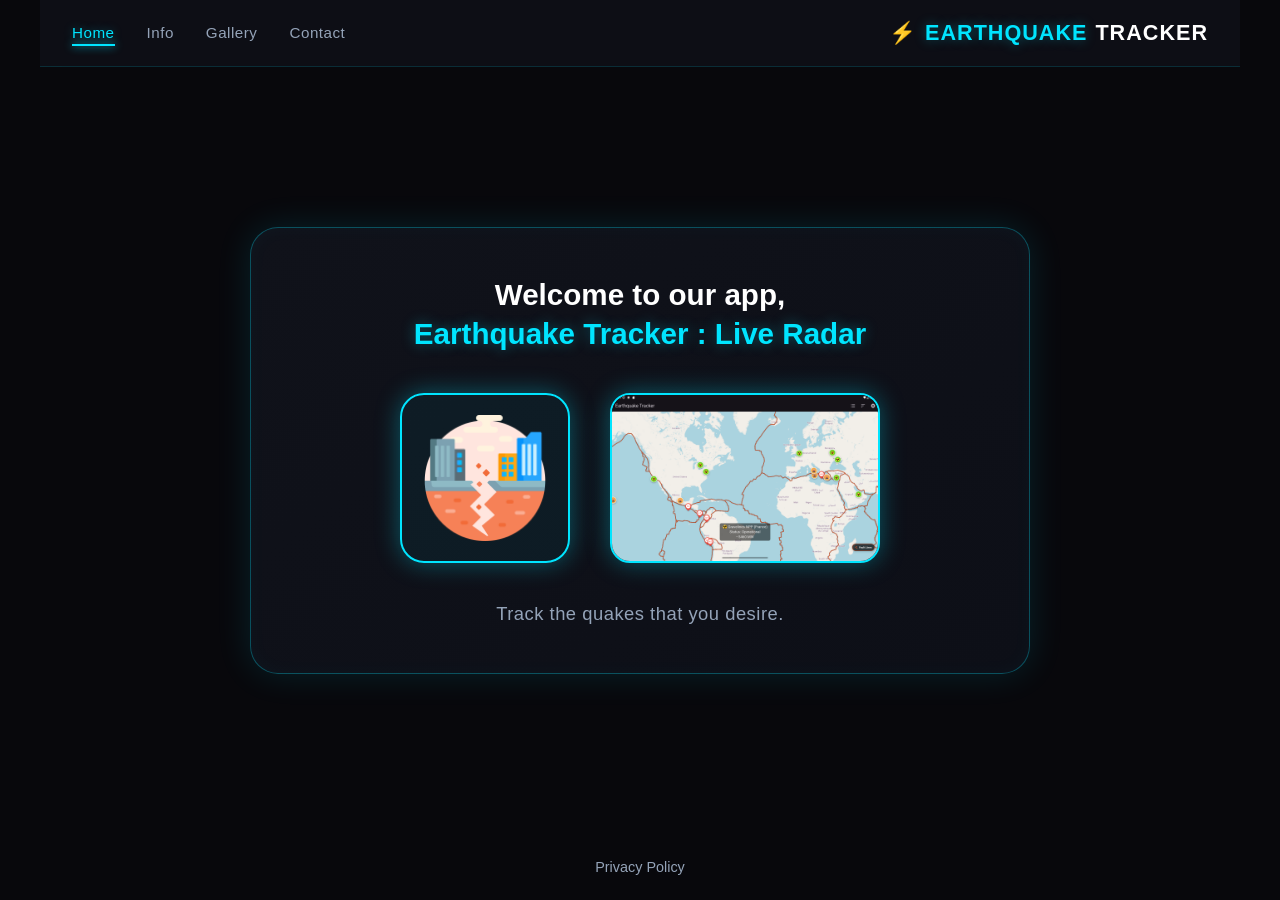
<file: index.html>
<!DOCTYPE html>
<html lang="en">
<head>
    <meta charset="UTF-8">
    <meta name="viewport" content="width=device-width, initial-scale=1.0">
    <title>Earthquake Tracker - Live Radar</title>
    <link rel="stylesheet" href="styling/styles-home.css">
</head>
<body>

    <!-- Modernized Electric Navbar -->
    <nav class="navbar">
        <ul class="nav-links">
            <li><a href="#home" class="active">Home</a></li>
            <li><a href="info.html">Info</a></li>
            <li><a href="gallery.html">Gallery</a></li>
            <li><a href="contact.html">Contact</a></li>
        </ul>
        <div class="brand-logo">
            ⚡ <span>Earthquake</span> Tracker
        </div>
    </nav>

    <!-- Main Showcase Section -->
    <main>
        <!-- Centered Rounded Frame -->
        <div class="showcase-frame">
            <!-- 1. Top Column Welcome Message -->
            <h1 class="primary-message">
                Welcome to our app,<br>
                <span class="highlight">Earthquake Tracker : Live Radar</span>
            </h1>

            <!-- 2. Row with Icon Badge & Mobile Screenshot -->
            <div class="showcase-row">
                <!-- Icon Badge -->
                <div class="icon-badge">
                    <img src="images/earthquake.png" alt="App Icon Badge" class="badge-image" onerror="this.src='earthquake.png'">
                </div>

                <!-- Tab Screenshot -->
                <div class="mobile-screenshot-wrapper">
                    <img src="images/tab_nuclear_power_plant.png" alt="Mobile App Screenshot" class="mobile-screenshot" onerror="this.src='tab_nuclear_power_plant.png'">
                </div>
            </div>

            <!-- 3. Bottom Column Message -->
            <p class="sub-message">Track the quakes that you desire.</p>
        </div>

    </main>


    <!-- Centered Privacy Policy Outside The Frame -->
    <footer>
        <a href="privacy-policy.html" class="privacy-link">Privacy Policy</a>
    </footer>

</body>
</html>
</file>
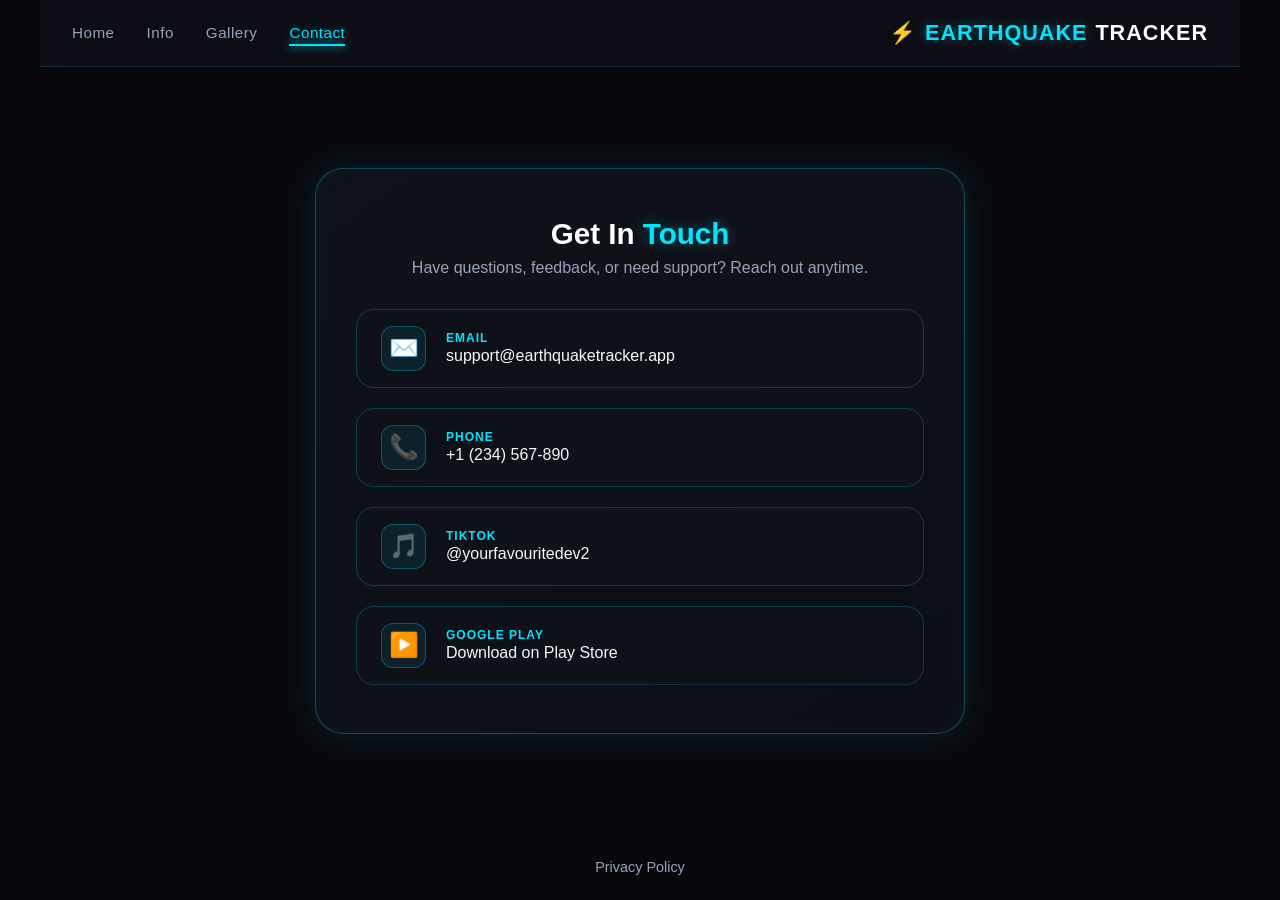
<file: contact.html>
<!DOCTYPE html>
<html lang="en">
<head>
    <meta charset="UTF-8">
    <meta name="viewport" content="width=device-width, initial-scale=1.0">
    <title>Contact - Earthquake Tracker</title>
    <link rel="stylesheet" href="styling/styles-contact.css">
</head>
<body>

    <!-- Modernized Electric Navbar -->
    <nav class="navbar">
        <ul class="nav-links">
            <li><a href="index.html">Home</a></li>
            <li><a href="info.html">Info</a></li>
            <li><a href="gallery.html">Gallery</a></li>
            <li><a href="contact.html" class="active">Contact</a></li>
        </ul>
       <div class="brand-logo">
            ⚡ <span>Earthquake</span> Tracker
        </div>
    </nav>

    <!-- Main Content: Centered Contact Frame -->
    <main>
        <section id="contact" class="contact-frame">
            <h2 class="contact-title">Get In <span class="highlight">Touch</span></h2>
            <p class="contact-subtitle">Have questions, feedback, or need support? Reach out anytime.</p>

            <ul class="contact-list">
                <!-- 1. Email -->
                <li class="contact-item">
                    <span class="contact-icon">✉️</span>
                    <div class="contact-details">
                        <span class="contact-label">Email</span>
                        <a href="mailto:support@earthquaketracker.app" class="contact-value">support@earthquaketracker.app</a>
                    </div>
                </li>

                <!-- 2. Phone -->
                <li class="contact-item">
                    <span class="contact-icon">📞</span>
                    <div class="contact-details">
                        <span class="contact-label">Phone</span>
                        <a href="tel:+1234567890" class="contact-value">+1 (234) 567-890</a>
                    </div>
                </li>

                <!-- 3. TikTok -->
                <li class="contact-item">
                    <span class="contact-icon">🎵</span>
                    <div class="contact-details">
                        <span class="contact-label">TikTok</span>
                        <a href="https://www.tiktok.com/@yourfavouritedev2" target="_blank" rel="noopener noreferrer" class="contact-value">@yourfavouritedev2</a>
                    </div>
                </li>

                <!-- 4. Google Play Store -->
                <li class="contact-item">
                    <span class="contact-icon">▶️</span>
                    <div class="contact-details">
                        <span class="contact-label">Google Play</span>
                        <a href="https://play.google.com/store/apps/details?id=com.tak.flutter.earthquake_app" target="_blank" rel="noopener noreferrer" class="contact-value">Download on Play Store</a>
                    </div>
                </li>
            </ul>
        </section>
    </main>

    <!-- Centered Privacy Policy Outside The Frame -->
    <footer>
        <a href="privacy-policy.html" class="privacy-link">Privacy Policy</a>
    </footer>

</body>
</html>
</file>
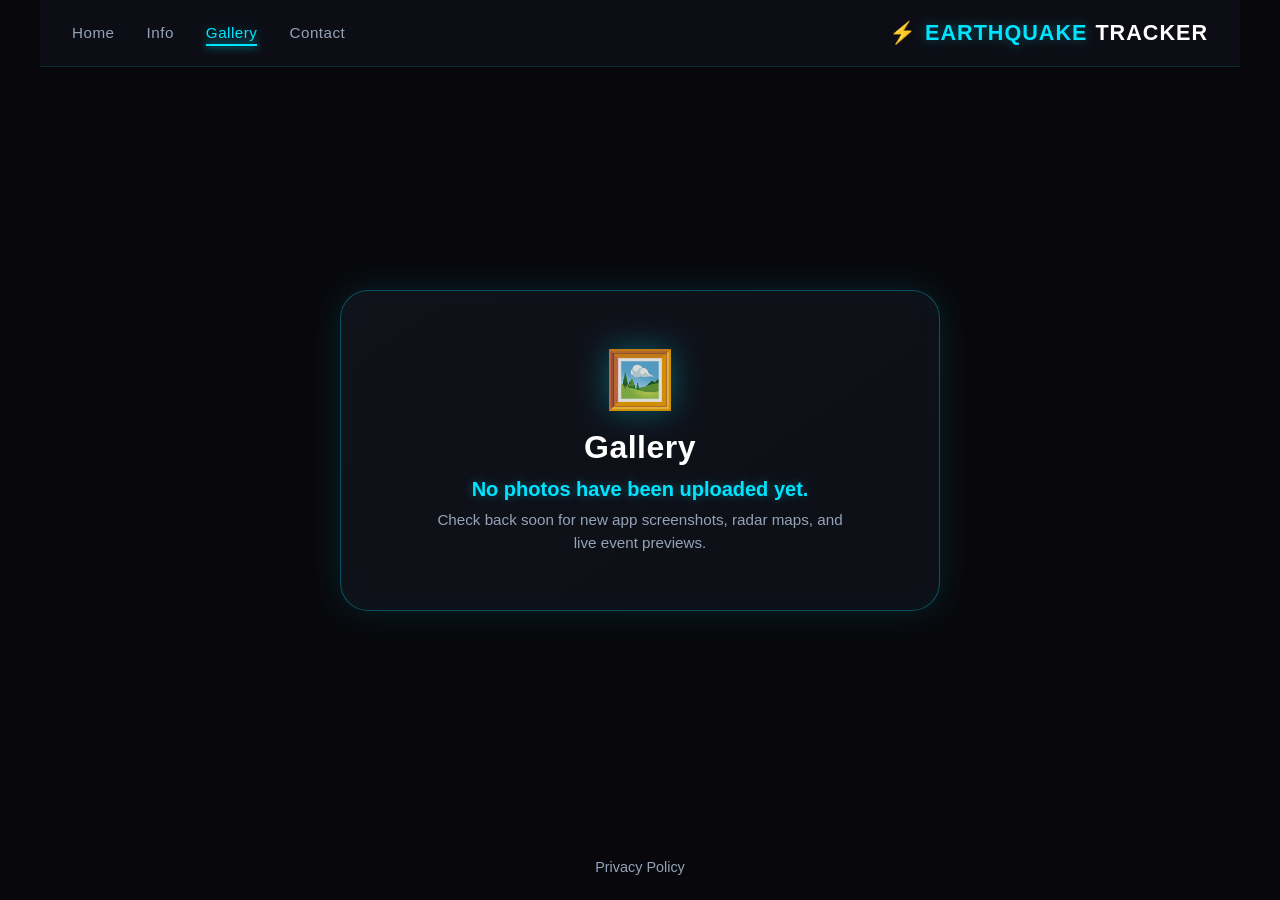
<file: gallery.html>
<!DOCTYPE html>
<html lang="en">
<head>
    <meta charset="UTF-8">
    <meta name="viewport" content="width=device-width, initial-scale=1.0">
    <title>Gallery - Earthquake Tracker</title>
    <link rel="stylesheet" href="styling/styles-gallery.css">
</head>
<body>

    <!-- Modernized Electric Navbar -->
    <nav class="navbar">
        <ul class="nav-links">
            <li><a href="index.html">Home</a></li>
            <li><a href="info.html">Info</a></li>
            <li><a href="gallery.html" class="active">Gallery</a></li>
            <li><a href="contact.html">Contact</a></li>
        </ul>
        <div class="brand-logo">
            ⚡ <span>Earthquake</span> Tracker
        </div>
    </nav>

    <!-- Main Content: Empty State Gallery Frame -->
    <main>
        <section class="gallery-frame">
            <div class="empty-gallery-icon">🖼️</div>
            <h1 class="gallery-title">Gallery</h1>
            <p class="empty-message">No photos have been uploaded yet.</p>
            <p class="empty-subtext">Check back soon for new app screenshots, radar maps, and live event previews.</p>
        </section>
    </main>

    <!-- Centered Privacy Policy Outside The Frame -->
    <footer>
        <a href="privacy-policy.html" class="privacy-link">Privacy Policy</a>
    </footer>

</body>
</html>
</file>
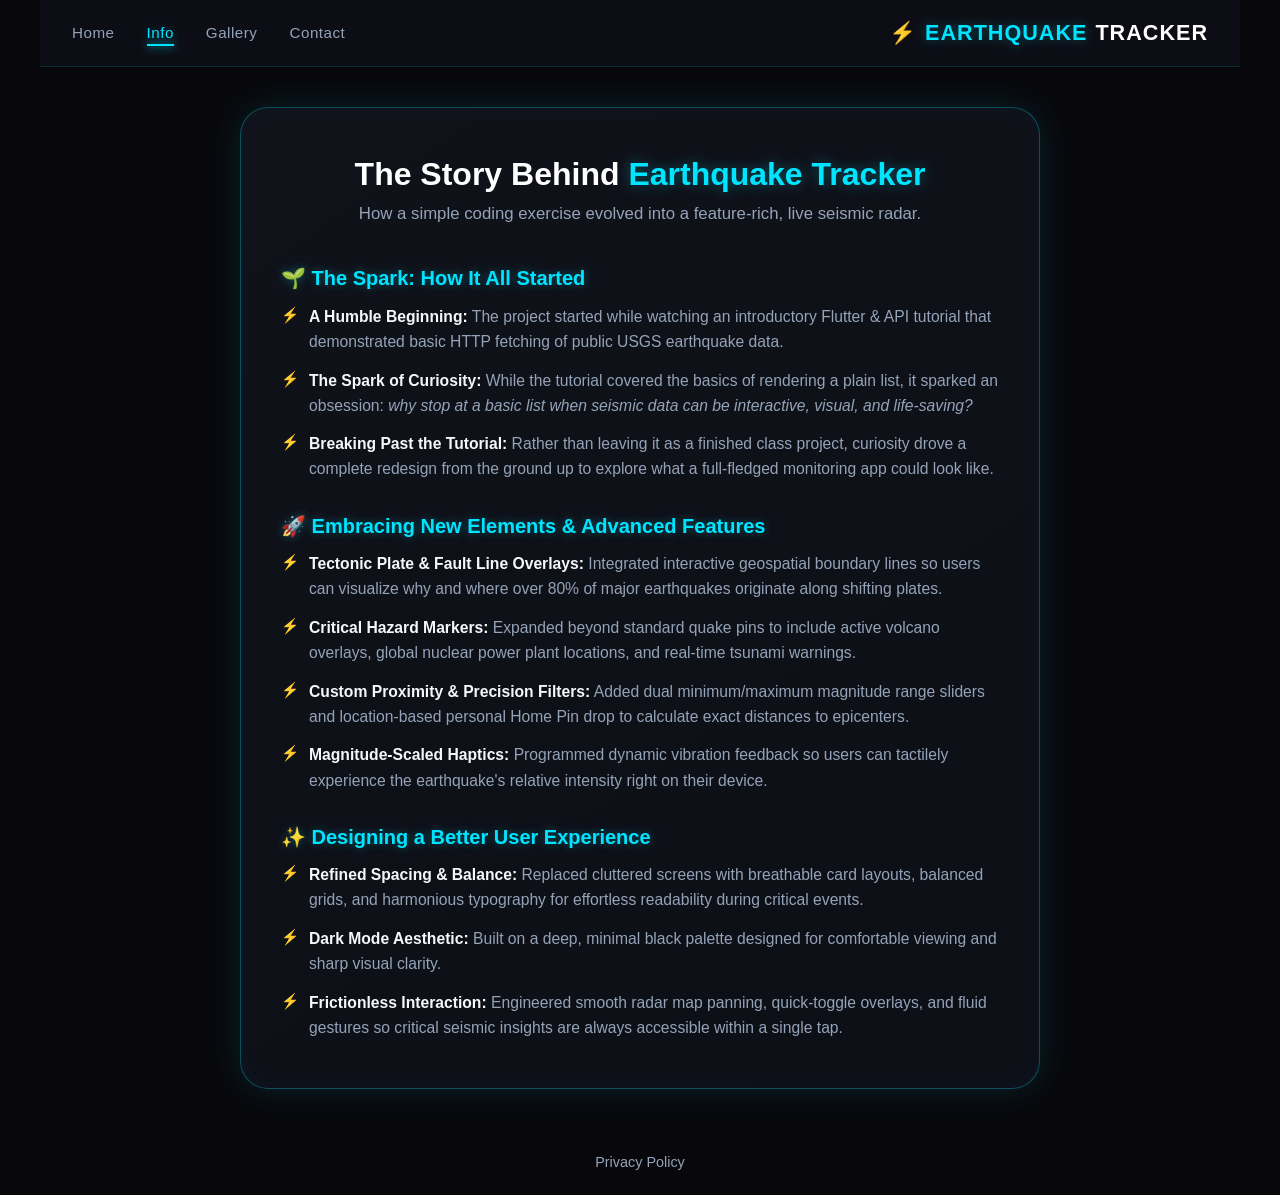
<file: info.html>
<!DOCTYPE html>
<html lang="en">
<head>
    <meta charset="UTF-8">
    <meta name="viewport" content="width=device-width, initial-scale=1.0">
    <title>Info & Story - Earthquake Tracker</title>
    <link rel="stylesheet" href="styling/styles-info.css">
</head>
<body>

    <!-- Modernized Electric Navbar -->
    <nav class="navbar">
        <ul class="nav-links">
            <li><a href="index.html">Home</a></li>
            <li><a href="info.html" class="active">Info</a></li>
            <li><a href="gallery.html">Gallery</a></li>
            <li><a href="contact.html">Contact</a></li>
        </ul>
        <div class="brand-logo">
            ⚡ <span>Earthquake</span> Tracker
        </div>
    </nav>

    <!-- Main Content: Centered Story & Info Frame -->
    <main>
        <section class="info-frame">
            <div class="info-header">
                <h1 class="info-title">The Story Behind <span class="highlight">Earthquake Tracker</span></h1>
                <p class="info-subtitle">How a simple coding exercise evolved into a feature-rich, live seismic radar.</p>
            </div>

            <!-- How It Started -->
            <div class="info-section">
                <h2 class="section-heading">🌱 The Spark: How It All Started</h2>
                <ul class="info-bullets">
                    <li>
                        <strong>A Humble Beginning:</strong> The project started while watching an introductory Flutter & API tutorial that demonstrated basic HTTP fetching of public USGS earthquake data.
                    </li>
                    <li>
                        <strong>The Spark of Curiosity:</strong> While the tutorial covered the basics of rendering a plain list, it sparked an obsession: <em>why stop at a basic list when seismic data can be interactive, visual, and life-saving?</em>
                    </li>
                    <li>
                        <strong>Breaking Past the Tutorial:</strong> Rather than leaving it as a finished class project, curiosity drove a complete redesign from the ground up to explore what a full-fledged monitoring app could look like.
                    </li>
                </ul>
            </div>

            <!-- Expanding the Scope -->
            <div class="info-section">
                <h2 class="section-heading">🚀 Embracing New Elements & Advanced Features</h2>
                <ul class="info-bullets">
                    <li>
                        <strong>Tectonic Plate & Fault Line Overlays:</strong> Integrated interactive geospatial boundary lines so users can visualize why and where over 80% of major earthquakes originate along shifting plates.
                    </li>
                    <li>
                        <strong>Critical Hazard Markers:</strong> Expanded beyond standard quake pins to include active volcano overlays, global nuclear power plant locations, and real-time tsunami warnings.
                    </li>
                    <li>
                        <strong>Custom Proximity & Precision Filters:</strong> Added dual minimum/maximum magnitude range sliders and location-based personal Home Pin drop to calculate exact distances to epicenters.
                    </li>
                    <li>
                        <strong>Magnitude-Scaled Haptics:</strong> Programmed dynamic vibration feedback so users can tactilely experience the earthquake's relative intensity right on their device.
                    </li>
                </ul>
            </div>

            <!-- UI & UX Evolution -->
            <div class="info-section">
                <h2 class="section-heading">✨ Designing a Better User Experience</h2>
                <ul class="info-bullets">
                    <li>
                        <strong>Refined Spacing & Balance:</strong> Replaced cluttered screens with breathable card layouts, balanced grids, and harmonious typography for effortless readability during critical events.
                    </li>
                    <li>
                        <strong>Dark Mode Aesthetic:</strong> Built on a deep, minimal black palette designed for comfortable viewing and sharp visual clarity.
                    </li>
                    <li>
                        <strong>Frictionless Interaction:</strong> Engineered smooth radar map panning, quick-toggle overlays, and fluid gestures so critical seismic insights are always accessible within a single tap.
                    </li>
                </ul>
            </div>
        </section>
    </main>

    <!-- Centered Privacy Policy Outside The Frame -->
    <footer>
        <a href="privacy-policy.html" class="privacy-link">Privacy Policy</a>
    </footer>

</body>
</html>
</file>
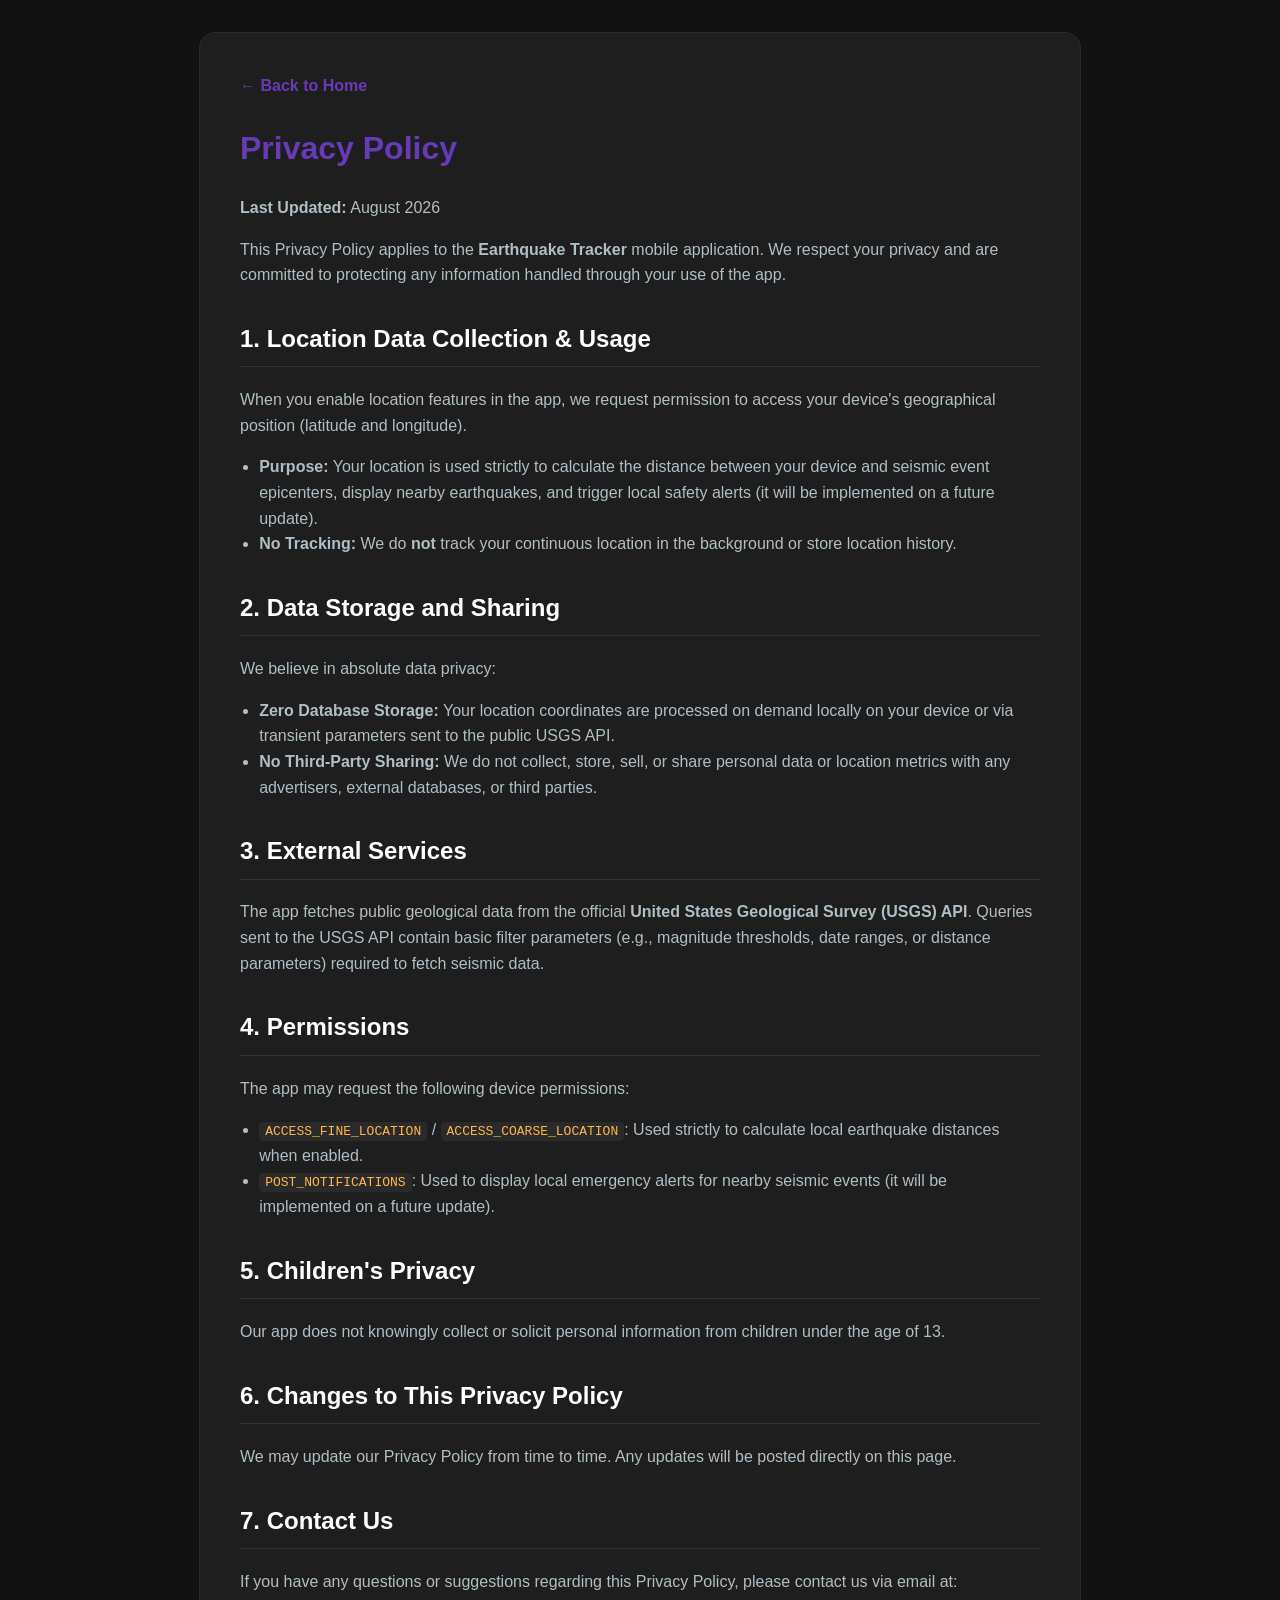
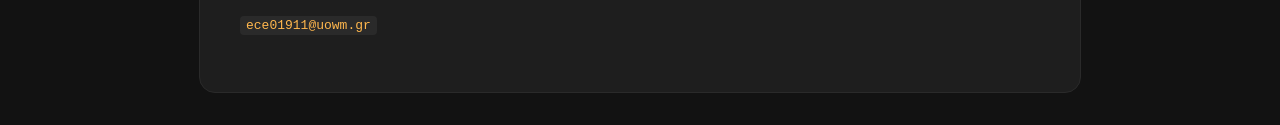
<file: privacy-policy.html>
<!DOCTYPE html>
<html lang="en">
<head>
    <meta charset="UTF-8">
    <meta name="viewport" content="width=device-width, initial-scale=1.0">
    <title>Privacy Policy - Earthquake Tracker</title>
    <style>
        :root {
            --primary: #673ab7;
            --bg: #121212;
            --card-bg: #1e1e1e;
            --text: #ffffff;
            --text-secondary: #b0bec5;
        }

        body {
            font-family: -apple-system, BlinkMacSystemFont, "Segoe UI", Roboto, Helvetica, Arial, sans-serif;
            background-color: var(--bg);
            color: var(--text);
            margin: 0;
            padding: 2rem 1rem;
            line-height: 1.6;
        }

        .container {
            max-width: 800px;
            margin: 0 auto;
            background-color: var(--card-bg);
            padding: 2.5rem;
            border-radius: 16px;
            border: 1px solid #2a2a2a;
        }

        h1 {
            color: var(--primary);
            margin-top: 0;
        }

        h2 {
            color: var(--text);
            margin-top: 2rem;
            border-bottom: 1px solid #333;
            padding-bottom: 0.5rem;
        }

        p, li {
            color: var(--text-secondary);
        }

        ul {
            padding-left: 1.2rem;
        }

        .back-link {
            display: inline-block;
            margin-bottom: 1.5rem;
            color: var(--primary);
            text-decoration: none;
            font-weight: bold;
        }

        .back-link:hover {
            text-decoration: underline;
        }

        code {
            background-color: #2a2a2a;
            padding: 2px 6px;
            border-radius: 4px;
            color: #ffb74d;
        }
    </style>
</head>
<body>

    <div class="container">
        <a href="index.html" class="back-link">&larr; Back to Home</a>
        
        <h1>Privacy Policy</h1>
        <p><strong>Last Updated:</strong> August 2026</p>

        <p>This Privacy Policy applies to the <strong>Earthquake Tracker</strong> mobile application. We respect your privacy and are committed to protecting any information handled through your use of the app.</p>

        <h2>1. Location Data Collection & Usage</h2>
        <p>When you enable location features in the app, we request permission to access your device's geographical position (latitude and longitude).</p>
        <ul>
            <li><strong>Purpose:</strong> Your location is used strictly to calculate the distance between your device and seismic event epicenters, display nearby earthquakes, and trigger local safety alerts (it will be implemented on a future update).</li>
            <li><strong>No Tracking:</strong> We do <strong>not</strong> track your continuous location in the background or store location history.</li>
        </ul>

        <h2>2. Data Storage and Sharing</h2>
        <p>We believe in absolute data privacy:</p>
        <ul>
            <li><strong>Zero Database Storage:</strong> Your location coordinates are processed on demand locally on your device or via transient parameters sent to the public USGS API.</li>
            <li><strong>No Third-Party Sharing:</strong> We do not collect, store, sell, or share personal data or location metrics with any advertisers, external databases, or third parties.</li>
        </ul>

        <h2>3. External Services</h2>
        <p>The app fetches public geological data from the official <strong>United States Geological Survey (USGS) API</strong>. Queries sent to the USGS API contain basic filter parameters (e.g., magnitude thresholds, date ranges, or distance parameters) required to fetch seismic data.</p>

        <h2>4. Permissions</h2>
        <p>The app may request the following device permissions:</p>
        <ul>
            <li><code>ACCESS_FINE_LOCATION</code> / <code>ACCESS_COARSE_LOCATION</code>: Used strictly to calculate local earthquake distances when enabled.</li>
            <li><code>POST_NOTIFICATIONS</code>: Used to display local emergency alerts for nearby seismic events (it will be implemented on a future update).</li>
        </ul>

        <h2>5. Children's Privacy</h2>
        <p>Our app does not knowingly collect or solicit personal information from children under the age of 13.</p>

        <h2>6. Changes to This Privacy Policy</h2>
        <p>We may update our Privacy Policy from time to time. Any updates will be posted directly on this page.</p>

        <h2>7. Contact Us</h2>
        <p>If you have any questions or suggestions regarding this Privacy Policy, please contact us via email at:</p>
        <p><code>ece01911@uowm.gr</code></p>
    </div>

</body>
</html>
</file>
<file: styling/styles-home.css>
:root {
    --bg-black: #08080c;
    --card-black: #10121a;
    --electric-blue: #00e5ff;
    --electric-blue-glow: rgba(0, 229, 255, 0.35);
    --blue-accent: #0077ff;
    --text-light: #f5f7fa;
    --text-muted: #94a3b8;
}

* {
    box-sizing: border-box;
    margin: 0;
    padding: 0;
}

body {
    font-family: -apple-system, BlinkMacSystemFont, "Segoe UI", Roboto, Helvetica, Arial, sans-serif;
    background-color: var(--bg-black);
    color: var(--text-light);
    min-height: 100vh;
    display: flex;
    flex-direction: column;
    justify-content: space-between;
    align-items: center;
    overflow-x: hidden;
}

/* Modernized Electric Navbar */
.navbar {
    width: 100%;
    max-width: 1200px;
    padding: 1.25rem 2rem;
    display: flex;
    justify-content: space-between;
    align-items: center;
    background: rgba(16, 18, 26, 0.7);
    backdrop-filter: blur(12px);
    border-bottom: 1px solid rgba(0, 229, 255, 0.15);
    position: sticky;
    top: 0;
    z-index: 100;
}

.brand-logo {
    font-size: 1.35rem;
    font-weight: 800;
    color: #ffffff;
    text-transform: uppercase;
    letter-spacing: 1px;
    display: flex;
    align-items: center;
    gap: 0.5rem;
}

.brand-logo span {
    color: var(--electric-blue);
    text-shadow: 0 0 12px var(--electric-blue-glow);
}

.nav-links {
    display: flex;
    list-style: none;
    gap: 2rem;
}

.nav-links a {
    text-decoration: none;
    color: var(--text-muted);
    font-weight: 500;
    font-size: 0.95rem;
    letter-spacing: 0.5px;
    transition: color 0.25s ease, text-shadow 0.25s ease;
    position: relative;
}

.nav-links a:hover,
.nav-links a.active {
    color: var(--electric-blue);
    text-shadow: 0 0 10px var(--electric-blue-glow);
}

.nav-links a::after {
    content: '';
    position: absolute;
    bottom: -5px;
    left: 0;
    width: 0;
    height: 2px;
    background: var(--electric-blue);
    box-shadow: 0 0 8px var(--electric-blue);
    transition: width 0.25s ease;
}

.nav-links a:hover::after,
.nav-links a.active::after {
    width: 100%;
}

/* Main Content Container */
main {
    width: 100%;
    padding: 2.5rem 1rem;
    display: flex;
    justify-content: center;
    align-items: center;
    flex: 1;
}

/* Privacy Policy Footer Outside Frame */
footer {
    padding: 1.5rem;
    width: 100%;
    text-align: center;
}

.privacy-link {
    color: var(--text-muted);
    text-decoration: none;
    font-size: 0.9rem;
    transition: color 0.2s ease, text-shadow 0.2s ease;
}

.privacy-link:hover {
    color: var(--electric-blue);
    text-shadow: 0 0 8px var(--electric-blue-glow);
}

/* Centered Rounded Rectangle Frame */
.showcase-frame {
    background: linear-gradient(145deg, var(--card-black), #0d0f17);
    border: 1px solid rgba(0, 229, 255, 0.3);
    box-shadow: 0 0 35px rgba(0, 229, 255, 0.12), inset 0 0 20px rgba(0, 229, 255, 0.03);
    border-radius: 28px;
    padding: 3rem 2.5rem;
    max-width: 780px;
    width: 100%;
    display: flex;
    flex-direction: column;
    align-items: center;
    text-align: center;
}

/* Top Welcome Heading */
.primary-message {
    font-size: 1.85rem;
    font-weight: 700;
    line-height: 1.3;
    color: #ffffff;
    margin-bottom: 2.5rem;
}

.primary-message .highlight {
    color: var(--electric-blue);
    text-shadow: 0 0 14px var(--electric-blue-glow);
}

/* Center and align both items evenly */
.showcase-row {
    display: flex;
    align-items: center;
    justify-content: center;
    gap: 2.5rem;
    width: 100%;
    margin-bottom: 2.5rem;
}

/* 1. Icon Badge: Fixed square size */
.icon-badge {
    background: rgba(0, 229, 255, 0.05);
    border: 2px solid var(--electric-blue);
    border-radius: 24px;
    width: 170px;
    height: 170px;
    display: flex;
    align-items: center;
    justify-content: center;
    box-shadow: 0 0 25px var(--electric-blue-glow);
    transition: transform 0.3s ease, box-shadow 0.3s ease;
    box-sizing: border-box;
    padding: 1.25rem;
    flex-shrink: 0;
}

.icon-badge:hover {
    transform: translateY(-5px);
    box-shadow: 0 0 35px rgba(0, 229, 255, 0.6);
}

.badge-image {
    width: 100%;
    height: 100%;
    object-fit: contain;
    border-radius: 14px;
}

/* 2. Landscape Screenshot: Locked to the exact same 170px height */
.mobile-screenshot-wrapper {
    display: flex;
    align-items: center;
    height: 170px;
    flex-shrink: 0;
}

.mobile-screenshot {
    height: 170px;
    width: auto;                  
    border-radius: 20px;
    border: 2px solid var(--electric-blue);
    box-shadow: 0 0 25px var(--electric-blue-glow);
    display: block;
    object-fit: contain;
    box-sizing: border-box;
    transition: transform 0.3s ease, box-shadow 0.3s ease;
}

.mobile-screenshot:hover {
    transform: translateY(-5px);
    box-shadow: 0 0 35px rgba(0, 229, 255, 0.6);
}

/* Bottom Desired Message */
.sub-message {
    font-size: 1.15rem;
    color: var(--text-muted);
    letter-spacing: 0.5px;
    font-weight: 500;
}

/* Responsive adjustments */
@media (max-width: 640px) {
    .navbar {
        flex-direction: column;
        gap: 1rem;
    }

    .nav-links {
        gap: 1.25rem;
    }

    .showcase-row {
        flex-direction: column;
        gap: 2rem;
    }

    .primary-message {
        font-size: 1.45rem;
    }

    .showcase-frame {
        padding: 2rem 1.25rem;
    }
}
</file>
<file: styling/styles-contact.css>
:root {
    --bg-black: #08080c;
    --card-black: #10121a;
    --electric-blue: #00e5ff;
    --electric-blue-glow: rgba(0, 229, 255, 0.35);
    --blue-accent: #0077ff;
    --text-light: #f5f7fa;
    --text-muted: #94a3b8;
}

* {
    box-sizing: border-box;
    margin: 0;
    padding: 0;
}

body {
    font-family: -apple-system, BlinkMacSystemFont, "Segoe UI", Roboto, Helvetica, Arial, sans-serif;
    background-color: var(--bg-black);
    color: var(--text-light);
    min-height: 100vh;
    display: flex;
    flex-direction: column;
    justify-content: space-between;
    align-items: center;
    overflow-x: hidden;
}

/* Modernized Electric Navbar */
.navbar {
    width: 100%;
    max-width: 1200px;
    padding: 1.25rem 2rem;
    display: flex;
    justify-content: space-between;
    align-items: center;
    background: rgba(16, 18, 26, 0.7);
    backdrop-filter: blur(12px);
    border-bottom: 1px solid rgba(0, 229, 255, 0.15);
    position: sticky;
    top: 0;
    z-index: 100;
}

.brand-logo {
    font-size: 1.35rem;
    font-weight: 800;
    color: #ffffff;
    text-transform: uppercase;
    letter-spacing: 1px;
    display: flex;
    align-items: center;
    gap: 0.5rem;
}

.brand-logo span {
    color: var(--electric-blue);
    text-shadow: 0 0 12px var(--electric-blue-glow);
}

.nav-links {
    display: flex;
    list-style: none;
    gap: 2rem;
}

.nav-links a {
    text-decoration: none;
    color: var(--text-muted);
    font-weight: 500;
    font-size: 0.95rem;
    letter-spacing: 0.5px;
    transition: color 0.25s ease, text-shadow 0.25s ease;
    position: relative;
}

.nav-links a:hover,
.nav-links a.active {
    color: var(--electric-blue);
    text-shadow: 0 0 10px var(--electric-blue-glow);
}

.nav-links a::after {
    content: '';
    position: absolute;
    bottom: -5px;
    left: 0;
    width: 0;
    height: 2px;
    background: var(--electric-blue);
    box-shadow: 0 0 8px var(--electric-blue);
    transition: width 0.25s ease;
}

.nav-links a:hover::after,
.nav-links a.active::after {
    width: 100%;
}

/* Main Content Container */
main {
    width: 100%;
    padding: 2.5rem 1rem;
    display: flex;
    justify-content: center;
    align-items: center;
    flex: 1;
}

/* Privacy Policy Footer Outside Frame */
footer {
    padding: 1.5rem;
    width: 100%;
    text-align: center;
}

.privacy-link {
    color: var(--text-muted);
    text-decoration: none;
    font-size: 0.9rem;
    transition: color 0.2s ease, text-shadow 0.2s ease;
}

.privacy-link:hover {
    color: var(--electric-blue);
    text-shadow: 0 0 8px var(--electric-blue-glow);
}

/* Centered Contact Frame */
.contact-frame {
    background: linear-gradient(145deg, var(--card-black), #0d0f17);
    border: 1px solid rgba(0, 229, 255, 0.3);
    box-shadow: 0 0 35px rgba(0, 229, 255, 0.12), inset 0 0 20px rgba(0, 229, 255, 0.03);
    border-radius: 28px;
    padding: 3rem 2.5rem;
    max-width: 650px;
    width: 100%;
    margin: 0 auto;
    text-align: center;
    box-sizing: border-box;
}

.contact-title {
    font-size: 1.85rem;
    font-weight: 700;
    color: #ffffff;
    margin-bottom: 0.5rem;
}

.contact-title .highlight {
    color: var(--electric-blue);
    text-shadow: 0 0 14px var(--electric-blue-glow);
}

.contact-subtitle {
    color: var(--text-muted);
    font-size: 1rem;
    margin-bottom: 2rem;
}

/* Contact Unordered List */
.contact-list {
    list-style: none;
    padding: 0;
    margin: 0;
    display: flex;
    flex-direction: column;
    gap: 1.25rem;
}

/* Single Contact Row */
.contact-item {
    display: flex;
    align-items: center;
    gap: 1.25rem;
    background: rgba(16, 18, 26, 0.85);
    border: 1px solid rgba(0, 229, 255, 0.2);
    border-radius: 18px;
    padding: 1rem 1.5rem;
    text-align: left;
    transition: transform 0.25s ease, border-color 0.25s ease, box-shadow 0.25s ease;
}

.contact-item:hover {
    transform: translateY(-3px);
    border-color: var(--electric-blue);
    box-shadow: 0 0 20px var(--electric-blue-glow);
}

/* Icon Container */
.contact-icon {
    font-size: 1.5rem;
    width: 45px;
    height: 45px;
    display: flex;
    align-items: center;
    justify-content: center;
    background: rgba(0, 229, 255, 0.08);
    border: 1px solid rgba(0, 229, 255, 0.3);
    border-radius: 12px;
    flex-shrink: 0;
}

/* Label & Link Column */
.contact-details {
    display: flex;
    flex-direction: column;
    gap: 0.15rem;
    overflow: hidden;
}

.contact-label {
    font-size: 0.75rem;
    text-transform: uppercase;
    letter-spacing: 1px;
    color: var(--electric-blue);
    font-weight: 600;
}

.contact-value {
    color: var(--text-light);
    text-decoration: none;
    font-size: 1rem;
    font-weight: 500;
    word-break: break-all;
    transition: color 0.2s ease, text-shadow 0.2s ease;
}

.contact-value:hover {
    color: var(--electric-blue);
    text-shadow: 0 0 8px var(--electric-blue-glow);
}

@media (max-width: 640px) {
    .navbar {
        flex-direction: column;
        gap: 1rem;
    }

    .nav-links {
        gap: 1.25rem;
    }

    .contact-frame {
        padding: 2rem 1.25rem;
    }
    
    .contact-item {
        padding: 0.85rem 1rem;
        gap: 1rem;
    }
}
</file>
<file: styling/styles-gallery.css>
:root {
    --bg-black: #08080c;
    --card-black: #10121a;
    --electric-blue: #00e5ff;
    --electric-blue-glow: rgba(0, 229, 255, 0.35);
    --blue-accent: #0077ff;
    --text-light: #f5f7fa;
    --text-muted: #94a3b8;
}

* {
    box-sizing: border-box;
    margin: 0;
    padding: 0;
}

body {
    font-family: -apple-system, BlinkMacSystemFont, "Segoe UI", Roboto, Helvetica, Arial, sans-serif;
    background-color: var(--bg-black);
    color: var(--text-light);
    min-height: 100vh;
    display: flex;
    flex-direction: column;
    justify-content: space-between;
    align-items: center;
    overflow-x: hidden;
}

/* Modernized Electric Navbar */
.navbar {
    width: 100%;
    max-width: 1200px;
    padding: 1.25rem 2rem;
    display: flex;
    justify-content: space-between;
    align-items: center;
    background: rgba(16, 18, 26, 0.7);
    backdrop-filter: blur(12px);
    border-bottom: 1px solid rgba(0, 229, 255, 0.15);
    position: sticky;
    top: 0;
    z-index: 100;
}

.brand-logo {
    font-size: 1.35rem;
    font-weight: 800;
    color: #ffffff;
    text-transform: uppercase;
    letter-spacing: 1px;
    display: flex;
    align-items: center;
    gap: 0.5rem;
}

.brand-logo span {
    color: var(--electric-blue);
    text-shadow: 0 0 12px var(--electric-blue-glow);
}

.nav-links {
    display: flex;
    list-style: none;
    gap: 2rem;
}

.nav-links a {
    text-decoration: none;
    color: var(--text-muted);
    font-weight: 500;
    font-size: 0.95rem;
    letter-spacing: 0.5px;
    transition: color 0.25s ease, text-shadow 0.25s ease;
    position: relative;
}

.nav-links a:hover,
.nav-links a.active {
    color: var(--electric-blue);
    text-shadow: 0 0 10px var(--electric-blue-glow);
}

.nav-links a::after {
    content: '';
    position: absolute;
    bottom: -5px;
    left: 0;
    width: 0;
    height: 2px;
    background: var(--electric-blue);
    box-shadow: 0 0 8px var(--electric-blue);
    transition: width 0.25s ease;
}

.nav-links a:hover::after,
.nav-links a.active::after {
    width: 100%;
}

/* Main Content Container */
main {
    width: 100%;
    padding: 2.5rem 1rem;
    display: flex;
    justify-content: center;
    align-items: center;
    flex: 1;
}

/* Privacy Policy Footer Outside Frame */
footer {
    padding: 1.5rem;
    width: 100%;
    text-align: center;
}

.privacy-link {
    color: var(--text-muted);
    text-decoration: none;
    font-size: 0.9rem;
    transition: color 0.2s ease, text-shadow 0.2s ease;
}

.privacy-link:hover {
    color: var(--electric-blue);
    text-shadow: 0 0 8px var(--electric-blue-glow);
}

/* Centered Empty Gallery Frame */
.gallery-frame {
    background: linear-gradient(145deg, var(--card-black), #0d0f17);
    border: 1px solid rgba(0, 229, 255, 0.3);
    box-shadow: 0 0 35px rgba(0, 229, 255, 0.12), inset 0 0 20px rgba(0, 229, 255, 0.03);
    border-radius: 28px;
    padding: 3.5rem 2.5rem;
    max-width: 600px;
    width: 100%;
    margin: 0 auto;
    text-align: center;
    box-sizing: border-box;
    display: flex;
    flex-direction: column;
    align-items: center;
}

.empty-gallery-icon {
    font-size: 3.5rem;
    margin-bottom: 1rem;
    opacity: 0.85;
    filter: drop-shadow(0 0 16px rgba(0, 229, 255, 0.4));
}

.gallery-title {
    font-size: 2rem;
    font-weight: 800;
    color: #ffffff;
    margin-bottom: 0.75rem;
    letter-spacing: 0.5px;
}

.empty-message {
    color: var(--electric-blue);
    text-shadow: 0 0 10px var(--electric-blue-glow);
    font-size: 1.25rem;
    font-weight: 600;
    margin-bottom: 0.5rem;
}

.empty-subtext {
    color: var(--text-muted);
    font-size: 0.95rem;
    line-height: 1.5;
    max-width: 420px;
}

@media (max-width: 640px) {
    .navbar {
        flex-direction: column;
        gap: 1rem;
    }

    .nav-links {
        gap: 1.25rem;
    }

    .gallery-frame {
        padding: 2.5rem 1.5rem;
    }

    .gallery-title {
        font-size: 1.6rem;
    }

    .empty-message {
        font-size: 1.1rem;
    }
}
</file>
<file: styling/styles-info.css>
:root {
    --bg-black: #08080c;
    --card-black: #10121a;
    --electric-blue: #00e5ff;
    --electric-blue-glow: rgba(0, 229, 255, 0.35);
    --blue-accent: #0077ff;
    --text-light: #f5f7fa;
    --text-muted: #94a3b8;
}

* {
    box-sizing: border-box;
    margin: 0;
    padding: 0;
}

body {
    font-family: -apple-system, BlinkMacSystemFont, "Segoe UI", Roboto, Helvetica, Arial, sans-serif;
    background-color: var(--bg-black);
    color: var(--text-light);
    min-height: 100vh;
    display: flex;
    flex-direction: column;
    justify-content: space-between;
    align-items: center;
    overflow-x: hidden;
}

/* Modernized Electric Navbar */
.navbar {
    width: 100%;
    max-width: 1200px;
    padding: 1.25rem 2rem;
    display: flex;
    justify-content: space-between;
    align-items: center;
    background: rgba(16, 18, 26, 0.7);
    backdrop-filter: blur(12px);
    border-bottom: 1px solid rgba(0, 229, 255, 0.15);
    position: sticky;
    top: 0;
    z-index: 100;
}

.brand-logo {
    font-size: 1.35rem;
    font-weight: 800;
    color: #ffffff;
    text-transform: uppercase;
    letter-spacing: 1px;
    display: flex;
    align-items: center;
    gap: 0.5rem;
}

.brand-logo span {
    color: var(--electric-blue);
    text-shadow: 0 0 12px var(--electric-blue-glow);
}

.nav-links {
    display: flex;
    list-style: none;
    gap: 2rem;
}

.nav-links a {
    text-decoration: none;
    color: var(--text-muted);
    font-weight: 500;
    font-size: 0.95rem;
    letter-spacing: 0.5px;
    transition: color 0.25s ease, text-shadow 0.25s ease;
    position: relative;
}

.nav-links a:hover,
.nav-links a.active {
    color: var(--electric-blue);
    text-shadow: 0 0 10px var(--electric-blue-glow);
}

.nav-links a::after {
    content: '';
    position: absolute;
    bottom: -5px;
    left: 0;
    width: 0;
    height: 2px;
    background: var(--electric-blue);
    box-shadow: 0 0 8px var(--electric-blue);
    transition: width 0.25s ease;
}

.nav-links a:hover::after,
.nav-links a.active::after {
    width: 100%;
}

/* Main Content Container */
main {
    width: 100%;
    padding: 2.5rem 1rem;
    display: flex;
    justify-content: center;
    align-items: center;
    flex: 1;
}

/* Privacy Policy Footer Outside Frame */
footer {
    padding: 1.5rem;
    width: 100%;
    text-align: center;
}

.privacy-link {
    color: var(--text-muted);
    text-decoration: none;
    font-size: 0.9rem;
    transition: color 0.2s ease, text-shadow 0.2s ease;
}

.privacy-link:hover {
    color: var(--electric-blue);
    text-shadow: 0 0 8px var(--electric-blue-glow);
}

/* Centered Info & Story Frame */
.info-frame {
    background: linear-gradient(145deg, var(--card-black), #0d0f17);
    border: 1px solid rgba(0, 229, 255, 0.3);
    box-shadow: 0 0 35px rgba(0, 229, 255, 0.12), inset 0 0 20px rgba(0, 229, 255, 0.03);
    border-radius: 28px;
    padding: 3rem 2.5rem;
    max-width: 800px;
    width: 100%;
    margin: 0 auto;
    text-align: left;
    box-sizing: border-box;
}

.info-header {
    text-align: center;
    margin-bottom: 2.5rem;
}

.info-title {
    font-size: 2rem;
    font-weight: 800;
    color: #ffffff;
    margin-bottom: 0.5rem;
}

.info-title .highlight {
    color: var(--electric-blue);
    text-shadow: 0 0 14px var(--electric-blue-glow);
}

.info-subtitle {
    color: var(--text-muted);
    font-size: 1.05rem;
    line-height: 1.5;
}

.info-section {
    margin-bottom: 2rem;
}

.info-section:last-child {
    margin-bottom: 0;
}

.section-heading {
    font-size: 1.25rem;
    font-weight: 700;
    color: var(--electric-blue);
    text-shadow: 0 0 10px var(--electric-blue-glow);
    margin-bottom: 0.85rem;
    display: flex;
    align-items: center;
    gap: 0.5rem;
}

.info-bullets {
    list-style: none;
    padding: 0;
    margin: 0;
    display: flex;
    flex-direction: column;
    gap: 0.85rem;
}

.info-bullets li {
    position: relative;
    padding-left: 1.75rem;
    color: var(--text-muted);
    line-height: 1.6;
    font-size: 0.98rem;
}

.info-bullets li::before {
    content: "⚡";
    position: absolute;
    left: 0;
    top: 0;
    font-size: 0.9rem;
    color: var(--electric-blue);
}

.info-bullets li strong {
    color: var(--text-light);
}

@media (max-width: 640px) {
    .navbar {
        flex-direction: column;
        gap: 1rem;
    }

    .nav-links {
        gap: 1.25rem;
    }

    .info-frame {
        padding: 2rem 1.25rem;
    }

    .info-title {
        font-size: 1.6rem;
    }

    .section-heading {
        font-size: 1.1rem;
    }
}
</file>
